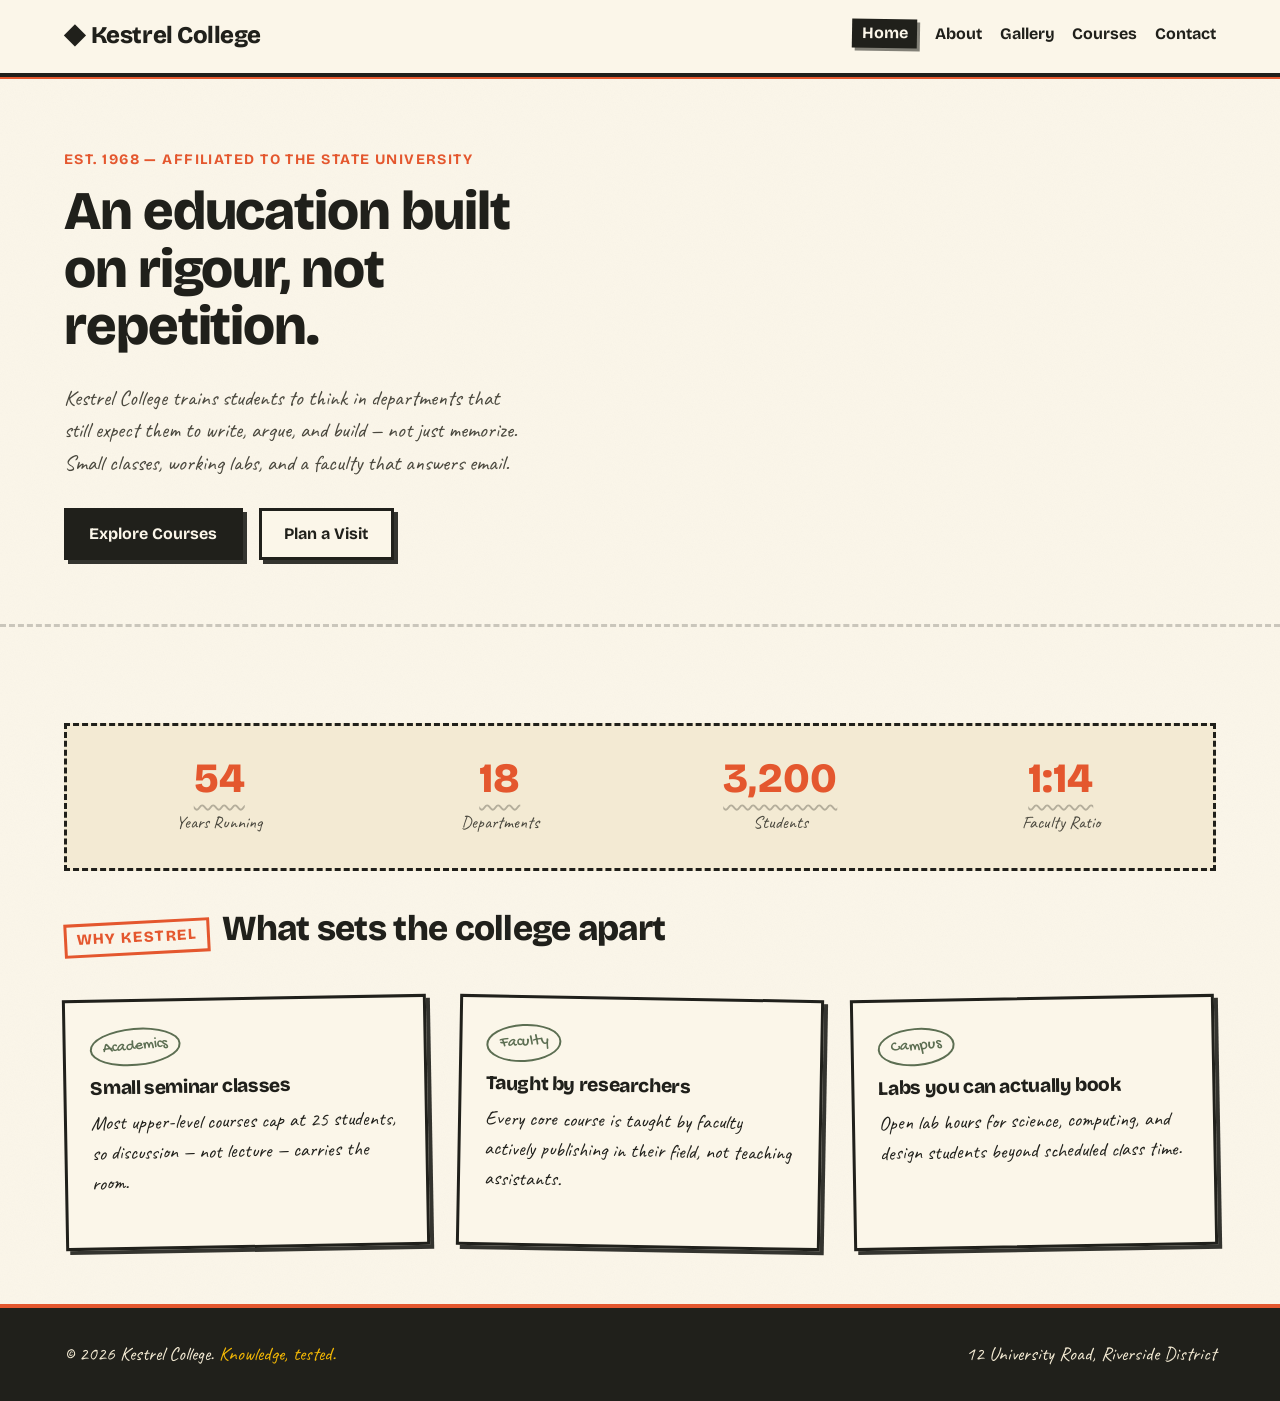
<file: index.html>
<!DOCTYPE html>
<html lang="en">
<head>
<meta charset="UTF-8">
<meta name="viewport" content="width=device-width, initial-scale=1.0">
<title>Kestrel College</title>
<link rel="stylesheet" href="style.css">
</head>
<body>

<header class="site-header">
  <a class="brand" href="index.html"><span class="mark">◆</span> Kestrel College</a>
  <nav class="main-nav">
    <ul>
      <li><a href="index.html" aria-current="page">Home</a></li>
      <li><a href="about.html">About</a></li>
      <li><a href="gallery.html">Gallery</a></li>
      <li><a href="courses.html">Courses</a></li>
      <li><a href="contact.html">Contact</a></li>
    </ul>
  </nav>
</header>

<section class="hero">
  <p class="eyebrow">Est. 1968 — Affiliated to the State University</p>
  <h1>An education built on rigour, not repetition.</h1>
  <p class="lede">Kestrel College trains students to think in departments that still expect them to write, argue, and build — not just memorize. Small classes, working labs, and a faculty that answers email.</p>
  <div class="hero-actions">
    <a class="btn btn-primary" href="courses.html">Explore Courses</a>
    <a class="btn btn-ghost" href="contact.html">Plan a Visit</a>
  </div>
</section>

<section>
  <div class="stat-row">
    <div class="stat"><div class="num">54</div><div class="label">Years Running</div></div>
    <div class="stat"><div class="num">18</div><div class="label">Departments</div></div>
    <div class="stat"><div class="num">3,200</div><div class="label">Students</div></div>
    <div class="stat"><div class="num">1:14</div><div class="label">Faculty Ratio</div></div>
  </div>

  <div class="section-title">
    <span class="num">Why Kestrel</span>
    <h2>What sets the college apart</h2>
  </div>
  <div class="grid">
    <div class="card">
      <span class="tag">Academics</span>
      <h3>Small seminar classes</h3>
      <p>Most upper-level courses cap at 25 students, so discussion — not lecture — carries the room.</p>
    </div>
    <div class="card">
      <span class="tag">Faculty</span>
      <h3>Taught by researchers</h3>
      <p>Every core course is taught by faculty actively publishing in their field, not teaching assistants.</p>
    </div>
    <div class="card">
      <span class="tag">Campus</span>
      <h3>Labs you can actually book</h3>
      <p>Open lab hours for science, computing, and design students beyond scheduled class time.</p>
    </div>
  </div>
</section>

<footer>
  <span>© 2026 Kestrel College. <span class="brass">Knowledge, tested.</span></span>
  <span>12 University Road, Riverside District</span>
</footer>

</body>
</html>
</file>
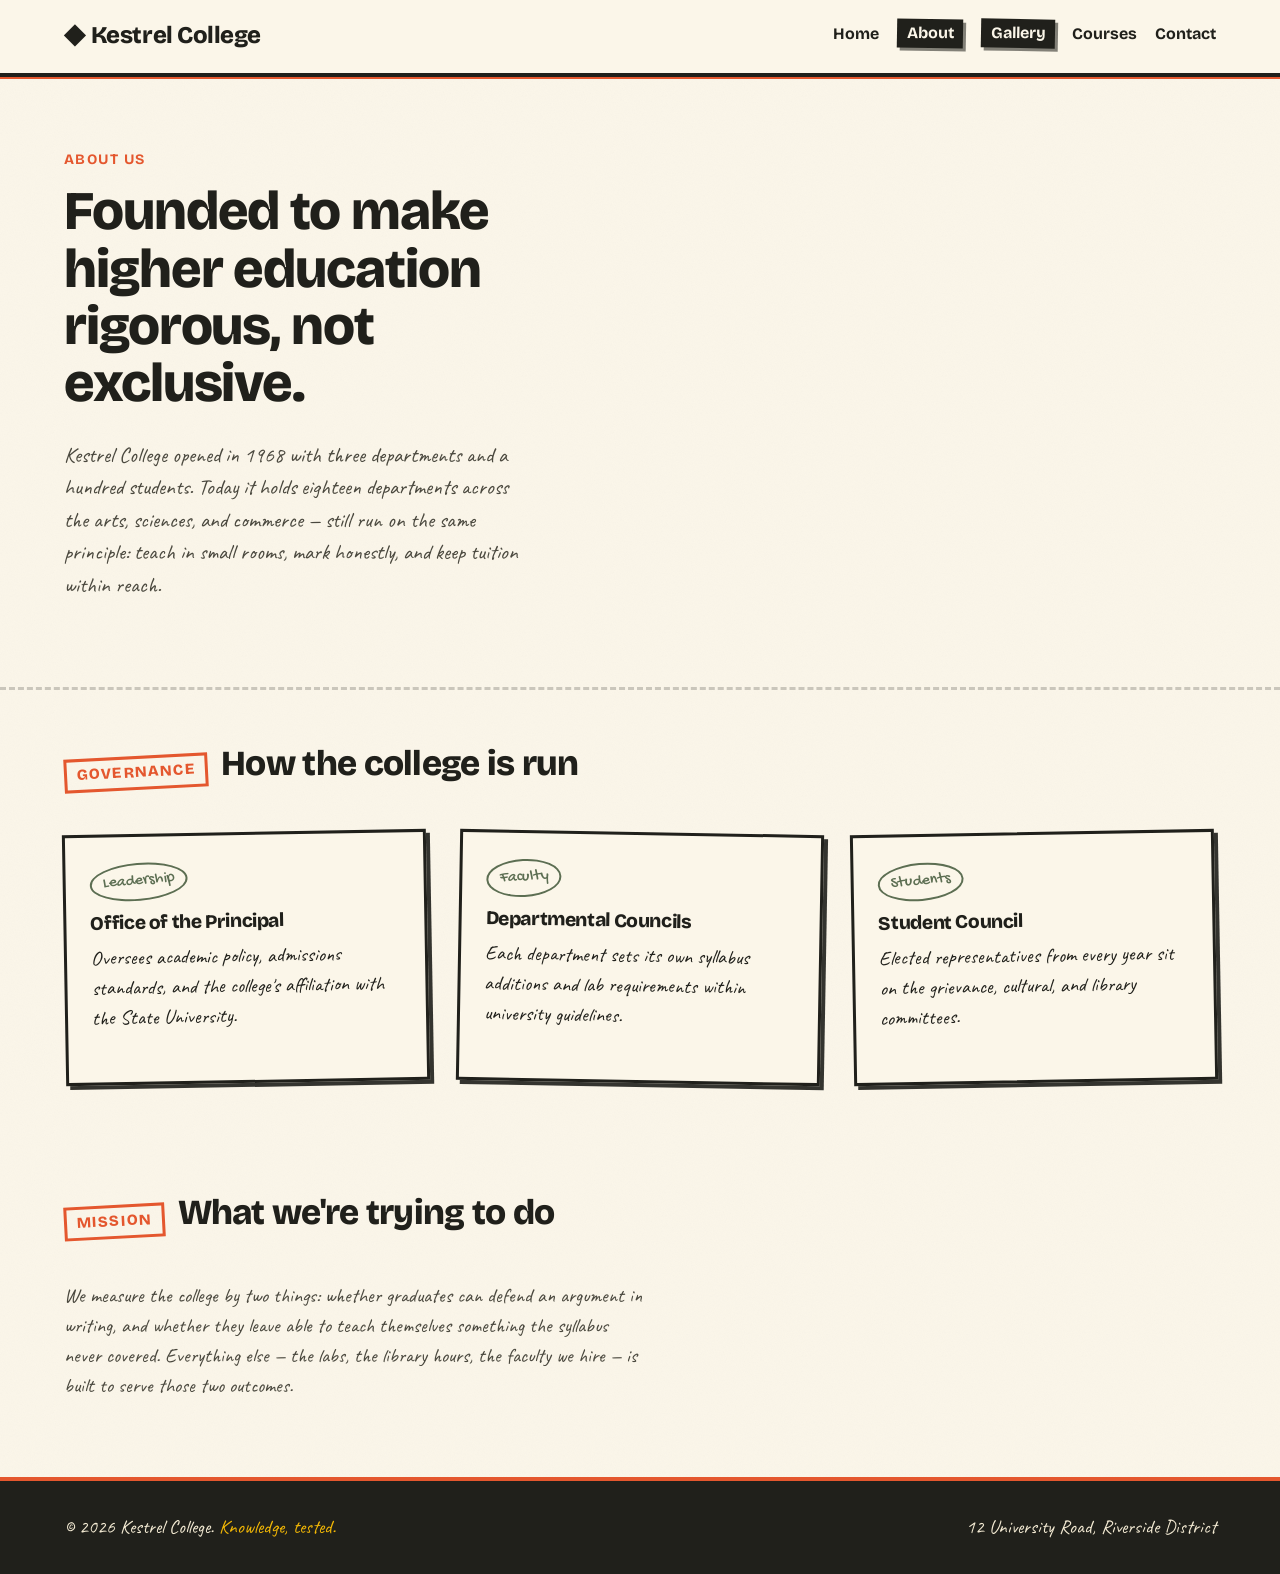
<file: about.html>
<!DOCTYPE html>
<html lang="en">
<head>
<meta charset="UTF-8">
<meta name="viewport" content="width=device-width, initial-scale=1.0">
<title>About — Kestrel College</title>
<link rel="stylesheet" href="style.css">
</head>
<body>

<header class="site-header">
  <a class="brand" href="index.html"><span class="mark">◆</span> Kestrel College</a>
  <nav class="main-nav">
    <ul>
      <li><a href="index.html">Home</a></li>
      <li><a href="about.html" aria-current="page">About</a></li>
      <li><a href="gallery.html" aria-current="page">Gallery</a></li>
      <li><a href="courses.html">Courses</a></li>
      <li><a href="contact.html">Contact</a></li>
    </ul>
  </nav>
</header>

<section class="hero">
  <p class="eyebrow">About Us</p>
  <h1>Founded to make higher education rigorous, not exclusive.</h1>
  <p class="lede">Kestrel College opened in 1968 with three departments and a hundred students. Today it holds eighteen departments across the arts, sciences, and commerce — still run on the same principle: teach in small rooms, mark honestly, and keep tuition within reach.</p>
</section>

<section>
  <div class="section-title">
    <span class="num">Governance</span>
    <h2>How the college is run</h2>
  </div>
  <div class="grid">
    <div class="card">
      <span class="tag">Leadership</span>
      <h3>Office of the Principal</h3>
      <p>Oversees academic policy, admissions standards, and the college's affiliation with the State University.</p>
    </div>
    <div class="card">
      <span class="tag">Faculty</span>
      <h3>Departmental Councils</h3>
      <p>Each department sets its own syllabus additions and lab requirements within university guidelines.</p>
    </div>
    <div class="card">
      <span class="tag">Students</span>
      <h3>Student Council</h3>
      <p>Elected representatives from every year sit on the grievance, cultural, and library committees.</p>
    </div>
  </div>
</section>

<section>
  <div class="section-title">
    <span class="num">Mission</span>
    <h2>What we're trying to do</h2>
  </div>
  <p style="max-width:65ch; color:var(--ink-soft);">
    We measure the college by two things: whether graduates can defend an argument in writing, and whether they leave able to teach themselves something the syllabus never covered. Everything else — the labs, the library hours, the faculty we hire — is built to serve those two outcomes.
  </p>
</section>

<footer>
  <span>© 2026 Kestrel College. <span class="brass">Knowledge, tested.</span></span>
  <span>12 University Road, Riverside District</span>
</footer>

</body>
</html>
</file>
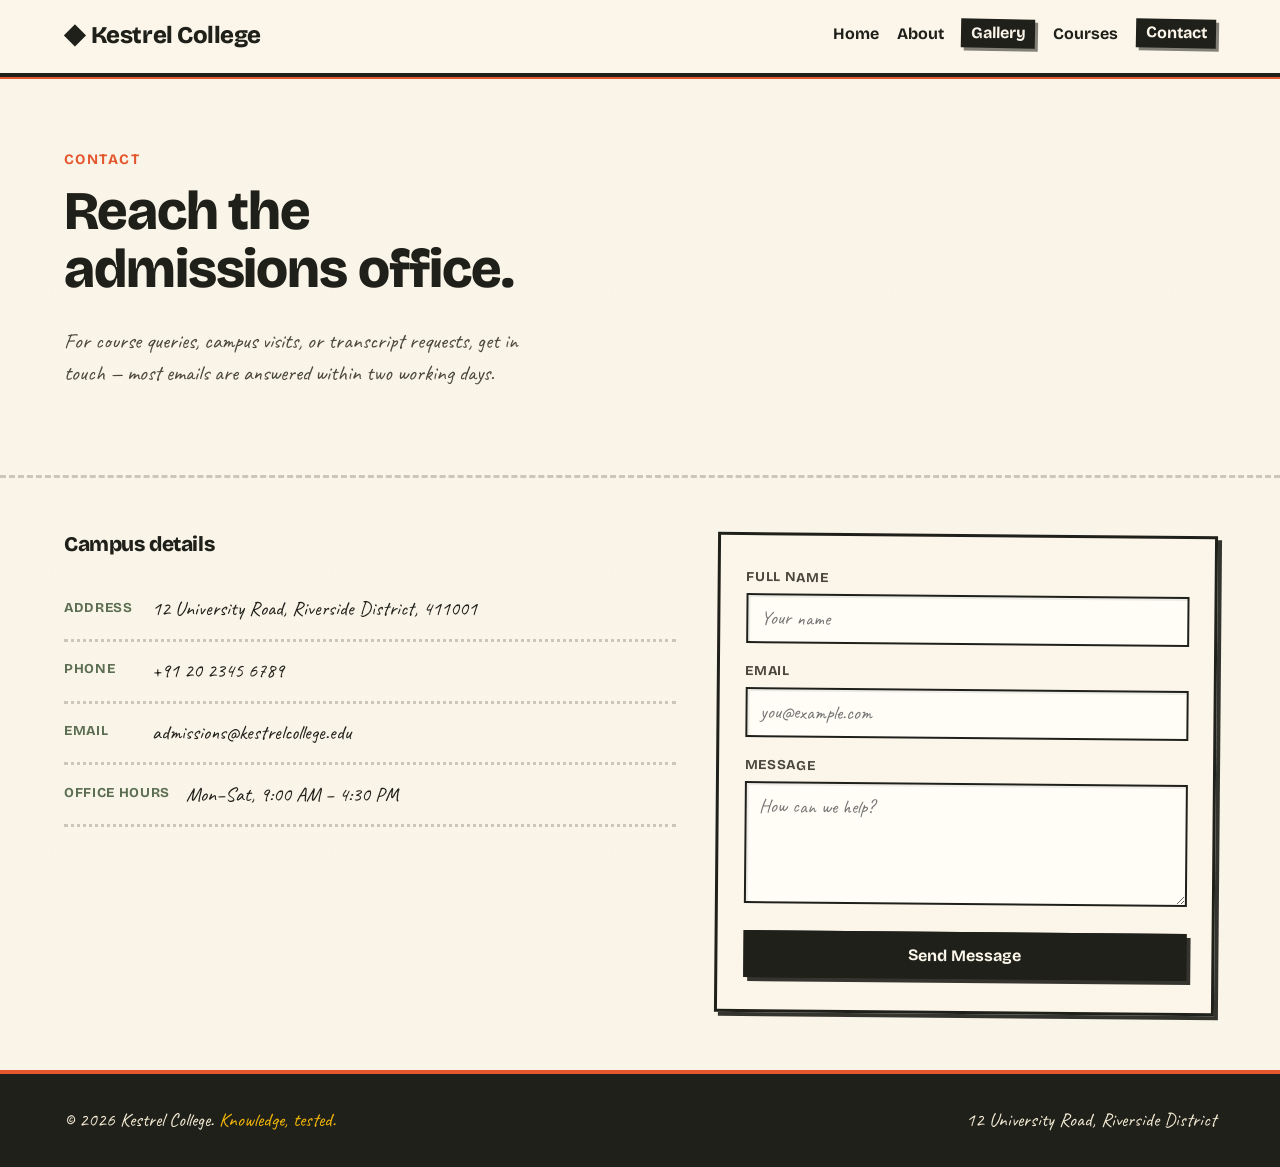
<file: contact.html>
<!DOCTYPE html>
<html lang="en">
<head>
<meta charset="UTF-8">
<meta name="viewport" content="width=device-width, initial-scale=1.0">
<title>Contact — Kestrel College</title>
<link rel="stylesheet" href="style.css">
</head>
<body>

<header class="site-header">
  <a class="brand" href="index.html"><span class="mark">◆</span> Kestrel College</a>
  <nav class="main-nav">
    <ul>
      <li><a href="index.html">Home</a></li>
      <li><a href="about.html">About</a></li>
      <li><a href="gallery.html" aria-current="page">Gallery</a></li>
      <li><a href="courses.html">Courses</a></li>
      <li><a href="contact.html" aria-current="page">Contact</a></li>
    </ul>
  </nav>
</header>

<section class="hero">
  <p class="eyebrow">Contact</p>
  <h1>Reach the admissions office.</h1>
  <p class="lede">For course queries, campus visits, or transcript requests, get in touch — most emails are answered within two working days.</p>
</section>

<section>
  <div class="contact-grid">
    <div>
      <h2 style="font-size:1.3rem;">Campus details</h2>
      <ul class="info-list">
        <li><span class="k">Address</span><span>12 University Road, Riverside District, 411001</span></li>
        <li><span class="k">Phone</span><span>+91 20 2345 6789</span></li>
        <li><span class="k">Email</span><span>admissions@kestrelcollege.edu</span></li>
        <li><span class="k">Office Hours</span><span>Mon–Sat, 9:00 AM – 4:30 PM</span></li>
      </ul>
    </div>
    <form class="contact-form" onsubmit="return false;">
      <div>
        <label for="name">Full name</label>
        <input id="name" type="text" placeholder="Your name">
      </div>
      <div>
        <label for="email">Email</label>
        <input id="email" type="email" placeholder="you@example.com">
      </div>
      <div>
        <label for="message">Message</label>
        <textarea id="message" rows="4" placeholder="How can we help?"></textarea>
      </div>
      <button class="btn btn-primary" type="submit">Send Message</button>
    </form>
  </div>
</section>

<footer>
  <span>© 2026 Kestrel College. <span class="brass">Knowledge, tested.</span></span>
  <span>12 University Road, Riverside District</span>
</footer>

</body>
</html>
</file>
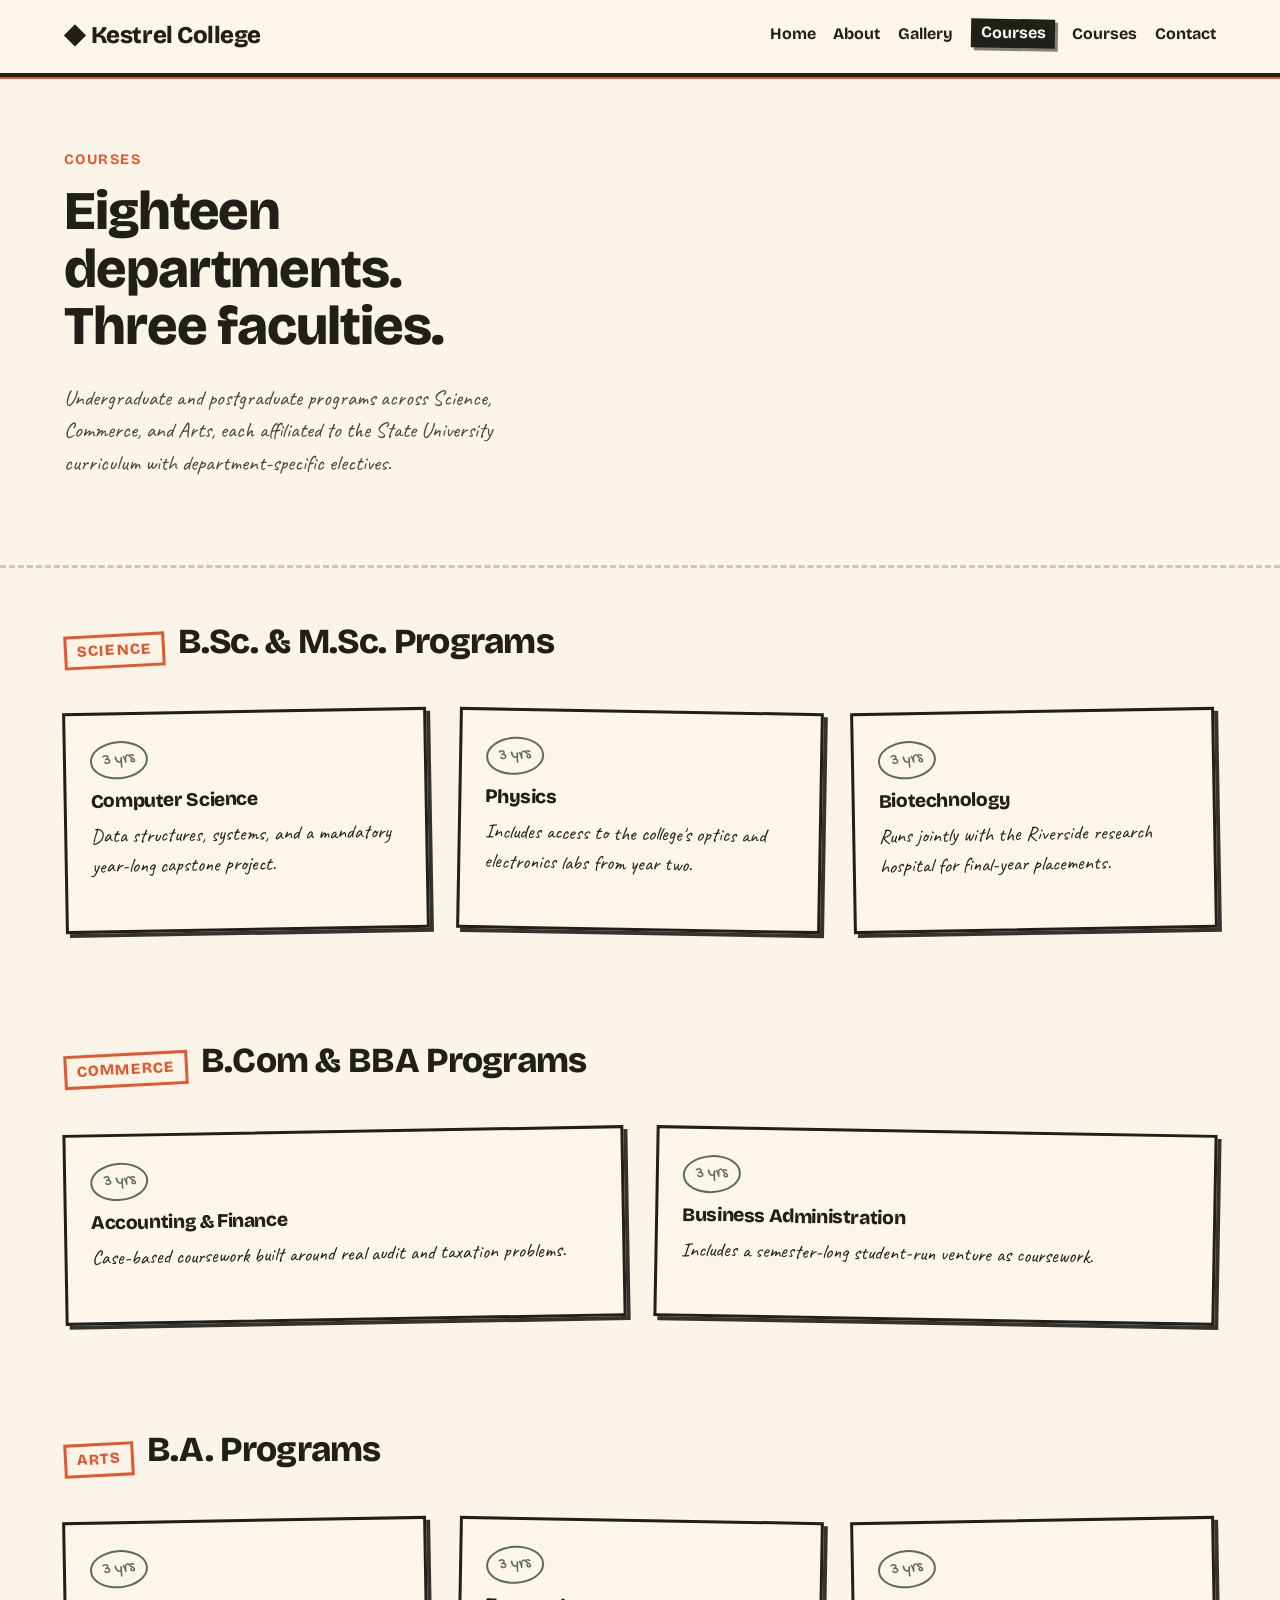
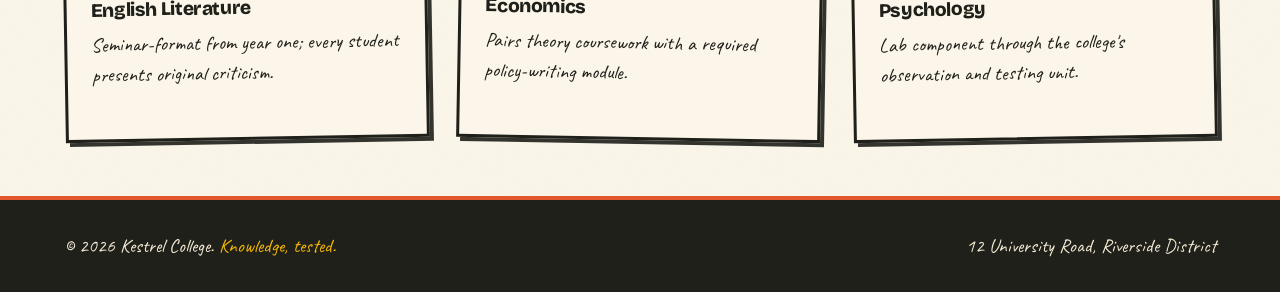
<file: courses.html>
<!DOCTYPE html>
<html lang="en">
<head>
<meta charset="UTF-8">
<meta name="viewport" content="width=device-width, initial-scale=1.0">
<title>Courses — Kestrel College</title>
<link rel="stylesheet" href="style.css">
</head>
<body>

<header class="site-header">
  <a class="brand" href="index.html"><span class="mark">◆</span> Kestrel College</a>
  <nav class="main-nav">
    <ul>
      <li><a href="index.html">Home</a></li>
      <li><a href="about.html">About</a></li>
      <li><a href="gallery.html">Gallery</a></li>
      <li><a href="courses.html" aria-current="page">Courses</a></li>
      <li><a href="courses.html">Courses</a></li>
      <li><a href="contact.html">Contact</a></li>
    </ul>
  </nav>
</header>

<section class="hero">
  <p class="eyebrow">Courses</p>
  <h1>Eighteen departments. Three faculties.</h1>
  <p class="lede">Undergraduate and postgraduate programs across Science, Commerce, and Arts, each affiliated to the State University curriculum with department-specific electives.</p>
</section>

<section>
  <div class="section-title">
    <span class="num">Science</span>
    <h2>B.Sc. &amp; M.Sc. Programs</h2>
  </div>
  <div class="grid">
    <div class="card"><span class="tag">3 yrs</span><h3>Computer Science</h3><p>Data structures, systems, and a mandatory year-long capstone project.</p></div>
    <div class="card"><span class="tag">3 yrs</span><h3>Physics</h3><p>Includes access to the college's optics and electronics labs from year two.</p></div>
    <div class="card"><span class="tag">3 yrs</span><h3>Biotechnology</h3><p>Runs jointly with the Riverside research hospital for final-year placements.</p></div>
  </div>
</section>

<section>
  <div class="section-title">
    <span class="num">Commerce</span>
    <h2>B.Com &amp; BBA Programs</h2>
  </div>
  <div class="grid">
    <div class="card"><span class="tag">3 yrs</span><h3>Accounting &amp; Finance</h3><p>Case-based coursework built around real audit and taxation problems.</p></div>
    <div class="card"><span class="tag">3 yrs</span><h3>Business Administration</h3><p>Includes a semester-long student-run venture as coursework.</p></div>
  </div>
</section>

<section>
  <div class="section-title">
    <span class="num">Arts</span>
    <h2>B.A. Programs</h2>
  </div>
  <div class="grid">
    <div class="card"><span class="tag">3 yrs</span><h3>English Literature</h3><p>Seminar-format from year one; every student presents original criticism.</p></div>
    <div class="card"><span class="tag">3 yrs</span><h3>Economics</h3><p>Pairs theory coursework with a required policy-writing module.</p></div>
    <div class="card"><span class="tag">3 yrs</span><h3>Psychology</h3><p>Lab component through the college's observation and testing unit.</p></div>
  </div>
</section>

<footer>
  <span>© 2026 Kestrel College. <span class="brass">Knowledge, tested.</span></span>
  <span>12 University Road, Riverside District</span>
</footer>

</body>
</html>
</file>
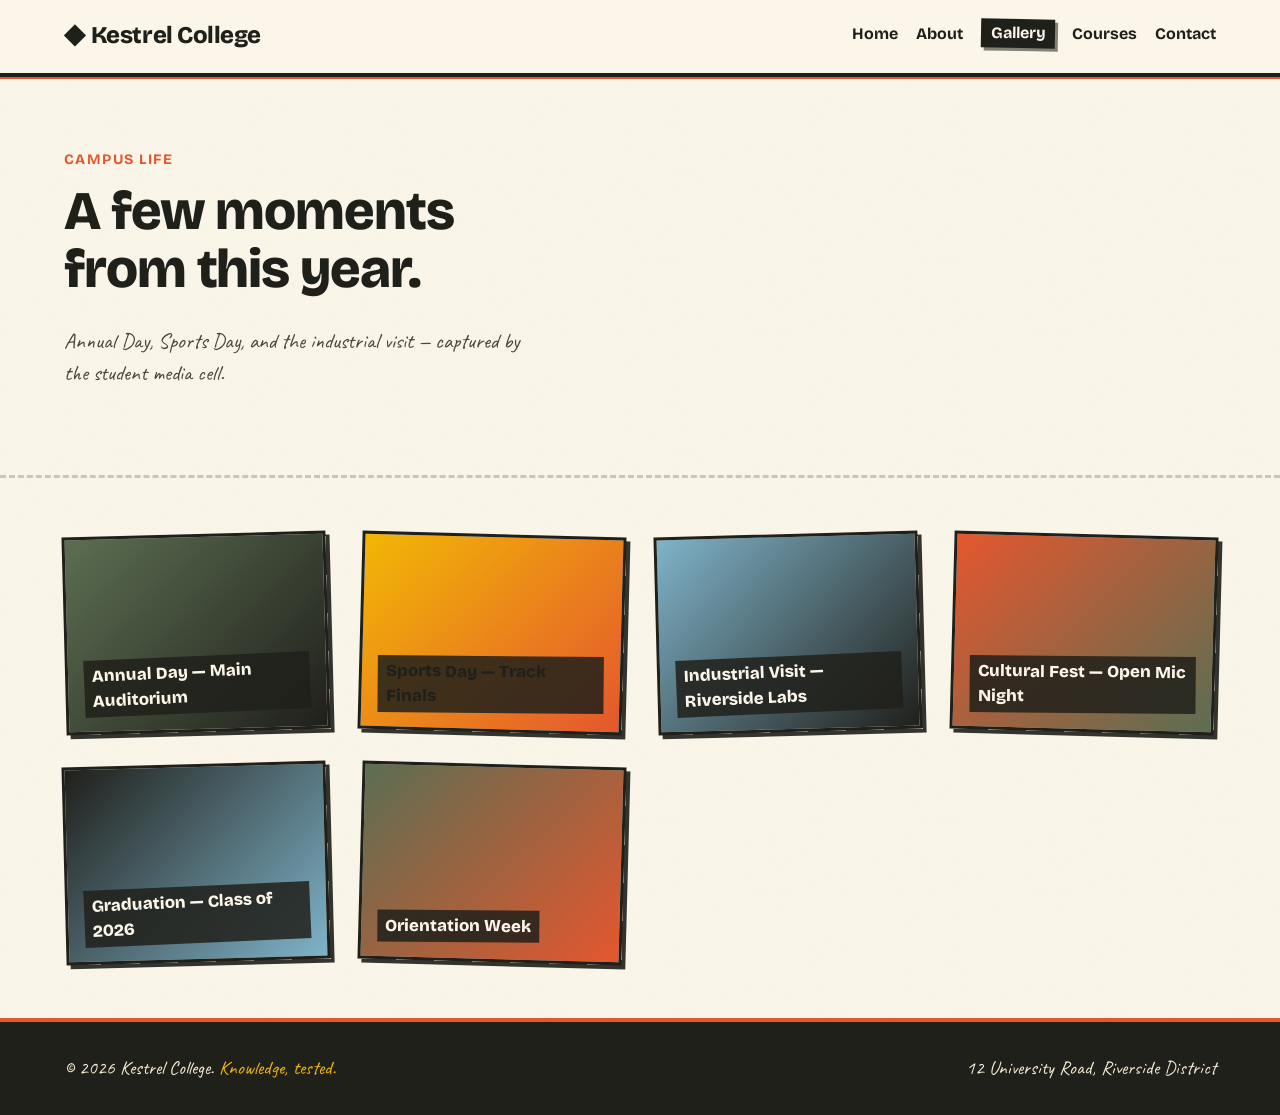
<file: gallery.html>
<!DOCTYPE html>
<html lang="en">
<head>
<meta charset="UTF-8">
<meta name="viewport" content="width=device-width, initial-scale=1.0">
<title>Gallery — Kestrel College</title>
<link rel="stylesheet" href="style.css">
</head>
<body>

<header class="site-header">
  <a class="brand" href="index.html"><span class="mark">◆</span> Kestrel College</a>
  <nav class="main-nav">
    <ul>
      <li><a href="index.html">Home</a></li>
      <li><a href="about.html">About</a></li>
      <li><a href="gallery.html" aria-current="page">Gallery</a></li>
      <li><a href="courses.html">Courses</a></li>
      <li><a href="contact.html">Contact</a></li>
    </ul>
  </nav>
</header>

<section class="hero">
  <p class="eyebrow">Campus Life</p>
  <h1>A few moments from this year.</h1>
  <p class="lede">Annual Day, Sports Day, and the industrial visit — captured by the student media cell.</p>
</section>

<section>
  <div class="gallery-grid">
    <div class="gallery-tile tile-1"><span>Annual Day — Main Auditorium</span></div>
    <div class="gallery-tile tile-2"><span>Sports Day — Track Finals</span></div>
    <div class="gallery-tile tile-3"><span>Industrial Visit — Riverside Labs</span></div>
    <div class="gallery-tile tile-4"><span>Cultural Fest — Open Mic Night</span></div>
    <div class="gallery-tile tile-5"><span>Graduation — Class of 2026</span></div>
    <div class="gallery-tile tile-6"><span>Orientation Week</span></div>
  </div>
</section>

<footer>
  <span>© 2026 Kestrel College. <span class="brass">Knowledge, tested.</span></span>
  <span>12 University Road, Riverside District</span>
</footer>

</body>
</html>
</file>
<file: style.css>
/* ============================================================
   Kestrel College — "Campus Zine" sketchbook editorial
   Hand-drawn, slightly imperfect, very much alive.
   ============================================================ */

@import url('https://fonts.googleapis.com/css2?family=Bricolage+Grotesque:opsz,wght@12..96,500;12..96,700;12..96,800&family=Gochi+Hand&family=Caveat:wght@600;700&display=swap');

:root {
  --paper: #FBF6E9;        /* warm pressed paper */
  --paper-2: #F3EAD3;      /* slightly darker paper pad */
  --ink: #20201B;          /* near-black ink */
  --ink-soft: #4A483E;
  --tomato: #E4572E;       /* punchy accent */
  --sun: #F2B705;          /* sticky-note yellow */
  --kestrel: #5C6E52;      /* kestrel green */
  --sky: #7FB3C9;          /* pen blue */
  --line: rgba(32,32,27,0.22);
  --shadow: 4px 4px 0 rgba(32,32,27,0.9);
  --shadow-lite: 3px 3px 0 rgba(32,32,27,0.55);
}

* { box-sizing: border-box; }

html { scroll-behavior: smooth; }

body {
  margin: 0;
  background:
    radial-gradient(circle at 15% 20%, rgba(242,183,5,0.10), transparent 40%),
    radial-gradient(circle at 85% 10%, rgba(228,87,46,0.08), transparent 40%),
    var(--paper);
  color: var(--ink);
  font-family: 'Caveat', 'Comic Sans MS', cursive;
  font-size: 1.25rem;
  line-height: 1.5;
  background-image: url('data:image/svg+xml;utf8,<svg xmlns="http://www.w3.org/2000/svg" width="140" height="140"><filter id="n"><feTurbulence type="fractalNoise" baseFrequency="0.9" numOctaves="2" stitchTiles="stitch"/><feColorMatrix type="saturate" values="0"/></filter><rect width="140" height="140" filter="url(%23n)" opacity="0.045"/></svg>');
  animation: grain 0.6s steps(3) infinite;
}

@keyframes grain {
  0% { background-position: 0 0; }
  50% { background-position: -40px 20px; }
  100% { background-position: 20px -40px; }
}

h1, h2, h3, .brand {
  font-family: 'Bricolage Grotesque', 'Arial Black', sans-serif;
  font-weight: 800;
  line-height: 1.05;
  letter-spacing: -0.02em;
  color: var(--ink);
  margin: 0 0 0.5em;
}

h1 { font-size: clamp(2rem, 6vw, 3.4rem); }
h2 { font-size: clamp(1.5rem, 4vw, 2.2rem); }
h3 { font-size: 1.25rem; }

p { margin: 0 0 1em; }

img { max-width: 100%; display: block; }
a { color: inherit; }

::selection { background: var(--sun); color: var(--ink); }

/* Hand-drawn underline / highlight helpers */
.u-hl {
  position: relative;
  display: inline-block;
  background: linear-gradient(transparent 62%, var(--sun) 62%, var(--sun) 92%, transparent 92%);
  padding: 0 0.1em;
}

.scrib {
  position: relative;
  display: inline-block;
}
.scrib::after {
  content: "";
  position: absolute;
  left: 0;
  right: 0;
  bottom: -0.08em;
  height: 0.4em;
  background: url('data:image/svg+xml;utf8,<svg xmlns="http://www.w3.org/2000/svg" viewBox="0 0 120 12"><path d="M2 8 C 20 3, 40 11, 60 6 S 100 3, 118 7" fill="none" stroke="%23E4572E" stroke-width="4" stroke-linecap="round"/></svg>');
  background-size: 120px 12px;
  background-repeat: repeat-x;
  opacity: 0.85;
}

.scrib--kestrel::after {
  background-image: url('data:image/svg+xml;utf8,<svg xmlns="http://www.w3.org/2000/svg" viewBox="0 0 120 12"><path d="M2 8 C 20 3, 40 11, 60 6 S 100 3, 118 7" fill="none" stroke="%235C6E52" stroke-width="4" stroke-linecap="round"/></svg>');
}

/* Sticky-note / washi-tape sticker */
.sticker {
  display: inline-block;
  background: var(--sun);
  color: var(--ink);
  font-family: 'Caveat', cursive;
  font-size: 1rem;
  padding: 0.15rem 0.7rem;
  transform: rotate(-2deg);
  box-shadow: var(--shadow-lite);
  position: relative;
}

.tape {
  position: relative;
}
.tape::before {
  content: "";
  position: absolute;
  top: -12px;
  left: 50%;
  transform: translateX(-50%) rotate(-2deg);
  width: 7rem;
  height: 1.35rem;
  background: rgba(244,219,150,0.72);
  border-left: 2px dashed rgba(32,32,27,0.15);
  border-right: 2px dashed rgba(32,32,27,0.15);
  box-shadow: 0 1px 2px rgba(0,0,0,0.08);
  z-index: 2;
}

/* Stamp / badge */
.stamp {
  display: inline-block;
  font-family: 'Bricolage Grotesque', sans-serif;
  font-weight: 800;
  font-size: 0.8rem;
  letter-spacing: 0.12em;
  text-transform: uppercase;
  color: var(--tomato);
  border: 3px double var(--tomato);
  padding: 0.2rem 0.7rem;
  transform: rotate(-4deg);
  border-radius: 6px;
  opacity: 0.85;
}

/* ---------- Header / nav ---------- */

.site-header {
  display: flex;
  align-items: center;
  justify-content: space-between;
  flex-wrap: wrap;
  gap: 0.5rem 1.5rem;
  padding: 1.1rem 5% 1.4rem;
  position: sticky;
  top: 0;
  z-index: 20;
  background: var(--paper);
  border-bottom: 4px solid var(--ink);
  box-shadow: 0 2px 0 var(--tomato);
}

.brand {
  display: flex;
  align-items: baseline;
  gap: 0.4rem;
  text-decoration: none;
  color: var(--ink);
  font-size: 1.5rem;
  margin: 0;
}

.brand .mark {
  font-size: 1.7rem;
}
.brand .mark-bird {
  color: var(--tomato);
  transform: rotate(-8deg);
  display: inline-block;
}

nav.main-nav ul {
  list-style: none;
  display: flex;
  flex-wrap: wrap;
  gap: 1.1rem;
  margin: 0;
  padding: 0;
}

nav.main-nav a {
  text-decoration: none;
  color: var(--ink);
  font-family: 'Bricolage Grotesque', sans-serif;
  font-weight: 700;
  font-size: 1rem;
  border-bottom: 3px solid transparent;
  padding-bottom: 2px;
  transition: transform 0.15s ease, border-color 0.15s ease, color 0.15s ease;
  display: inline-block;
}

nav.main-nav a:hover {
  transform: rotate(-2deg) translateY(-1px);
  border-bottom-color: var(--tomato);
}

nav.main-nav a[aria-current="page"] {
  background: var(--ink);
  color: var(--paper);
  padding: 0.15rem 0.6rem;
  border-bottom: none;
  transform: rotate(1deg);
  box-shadow: var(--shadow-lite);
}

/* ---------- Hero ---------- */

.hero {
  padding: 4.5rem 5% 4rem;
  position: relative;
  border-bottom: 3px dashed var(--line);
}

.hero .eyebrow {
  font-family: 'Bricolage Grotesque', sans-serif;
  font-weight: 700;
  font-size: 0.9rem;
  letter-spacing: 0.1em;
  text-transform: uppercase;
  color: var(--tomato);
  margin-bottom: 0.8rem;
}

.hero h1 { max-width: 14ch; }

.hero p.lede {
  max-width: 46ch;
  color: var(--ink-soft);
  font-size: 1.35rem;
}

.hero-actions {
  margin-top: 1.8rem;
  display: flex;
  flex-wrap: wrap;
  gap: 1rem;
}

/* Hand-drawn arrow doodle near hero */
.doodle-arrow {
  position: absolute;
  right: 7%;
  bottom: 5rem;
  font-size: 3rem;
  color: var(--tomato);
  transform: rotate(-12deg);
  opacity: 0.8;
  animation: bob 3s ease-in-out infinite;
}
@keyframes bob {
  0%,100% { transform: rotate(-12deg) translateY(0); }
  50% { transform: rotate(-12deg) translateY(-8px); }
}

/* ---------- Buttons ---------- */

.btn {
  display: inline-block;
  padding: 0.7rem 1.4rem;
  text-decoration: none;
  font-family: 'Bricolage Grotesque', sans-serif;
  font-weight: 700;
  font-size: 1rem;
  border: 3px solid var(--ink);
  box-shadow: var(--shadow);
  transition: transform 0.12s ease, box-shadow 0.12s ease, background 0.12s ease;
}

.btn:hover {
  transform: translate(2px, 2px);
  box-shadow: 2px 2px 0 var(--ink);
}

.btn:active { transform: translate(4px,4px); box-shadow: none; }

.btn-primary { background: var(--ink); color: var(--paper); }
.btn-primary:hover { background: var(--tomato); border-color: var(--tomato); box-shadow: 2px 2px 0 var(--tomato); }

.btn-ghost { background: var(--paper); color: var(--ink); }
.btn-ghost:hover { background: var(--sun); }

.btn-tomato { background: var(--tomato); color: var(--paper); border-color: var(--tomato); }
.btn-tomato:hover { background: var(--ink); border-color: var(--ink); box-shadow: 2px 2px 0 var(--ink); }

/* ---------- Sections ---------- */

section { padding: 3.5rem 5%; }

.section-title {
  display: flex;
  align-items: center;
  flex-wrap: wrap;
  gap: 0.8rem;
  margin-bottom: 2rem;
}

.section-title .num {
  font-family: 'Bricolage Grotesque', sans-serif;
  font-weight: 800;
  color: var(--tomato);
  font-size: 0.95rem;
  letter-spacing: 0.08em;
  text-transform: uppercase;
  border: 3px solid var(--tomato);
  padding: 0.15rem 0.6rem;
  transform: rotate(-3deg);
}

/* ---------- Cards ---------- */

.grid {
  display: grid;
  grid-template-columns: repeat(auto-fit, minmax(230px, 1fr));
  gap: 1.9rem;
}

.card {
  background: var(--paper);
  border: 3px solid var(--ink);
  box-shadow: var(--shadow);
  padding: 1.6rem 1.5rem 1.8rem;
  position: relative;
  transition: transform 0.15s ease, box-shadow 0.15s ease;
}

.card:nth-child(odd) { transform: rotate(-1deg); }
.card:nth-child(even) { transform: rotate(1deg); }

.card:hover { transform: rotate(0deg) translateY(-4px); box-shadow: 6px 6px 0 var(--ink); }

.card h3 { font-size: 1.2rem; }

.card .tag {
  display: inline-block;
  font-family: 'Gochi Hand', cursive;
  font-size: 1rem;
  color: var(--kestrel);
  border: 2px solid var(--kestrel);
  border-radius: 50%;
  padding: 0.3rem 0.7rem;
  transform: rotate(-4deg);
  margin-bottom: 0.8rem;
  background: var(--paper);
}

.card .pin {
  position: absolute;
  top: -10px;
  left: 50%;
  transform: translateX(-50%);
  width: 14px;
  height: 14px;
  border-radius: 50%;
  background: var(--tomato);
  box-shadow: inset -2px -2px 0 rgba(0,0,0,0.25), 0 2px 3px rgba(0,0,0,0.3);
}

/* ---------- Stats ---------- */

.stat-row {
  display: grid;
  grid-template-columns: repeat(auto-fit, minmax(150px, 1fr));
  gap: 1.5rem;
  border: 3px dashed var(--ink);
  padding: 2rem 1.5rem;
  margin: 2.5rem 0;
  background: var(--paper-2);
}

.stat {
  text-align: center;
  position: relative;
}

.stat .num {
  font-family: 'Bricolage Grotesque', sans-serif;
  font-weight: 800;
  font-size: 2.6rem;
  color: var(--tomato);
  display: block;
  line-height: 1;
  text-decoration: underline wavy rgba(32,32,27,0.3) 2px;
  text-underline-offset: 0.3em;
}

.stat .label {
  font-size: 1.1rem;
  color: var(--ink-soft);
  margin-top: 0.6rem;
  display: block;
}

/* ---------- Marquee ticker ---------- */

.marquee {
  background: var(--ink);
  color: var(--paper);
  border-top: 3px solid var(--sun);
  border-bottom: 3px solid var(--sun);
  overflow: hidden;
  white-space: nowrap;
  padding: 0.55rem 0;
  font-family: 'Bricolage Grotesque', sans-serif;
  font-weight: 700;
  font-size: 1rem;
  letter-spacing: 0.05em;
}

.marquee span {
  display: inline-block;
  padding-left: 100%;
  animation: ticker 22s linear infinite;
}
@keyframes ticker {
  0% { transform: translateX(0); }
  100% { transform: translateX(-100%); }
}

/* ---------- Gallery ---------- */

.gallery-grid {
  display: grid;
  grid-template-columns: repeat(auto-fit, minmax(230px, 1fr));
  gap: 2rem;
}

.gallery-tile {
  aspect-ratio: 4/3;
  border: 3px solid var(--ink);
  box-shadow: var(--shadow);
  display: flex;
  align-items: flex-end;
  padding: 1rem;
  color: var(--paper);
  font-family: 'Bricolage Grotesque', sans-serif;
  font-weight: 800;
  font-size: 1.05rem;
  position: relative;
  overflow: hidden;
  background-image: url('data:image/svg+xml;utf8,<svg xmlns="http://www.w3.org/2000/svg" width="100" height="100"><filter id="n"><feTurbulence type="fractalNoise" baseFrequency="0.8" numOctaves="2" stitchTiles="stitch"/><feColorMatrix type="saturate" values="0"/></filter><rect width="100" height="100" filter="url(%23n)" opacity="0.15"/></svg>');
}

.gallery-tile:nth-child(odd) { transform: rotate(-1.5deg); }
.gallery-tile:nth-child(even) { transform: rotate(1.5deg); }

.gallery-tile span {
  position: relative;
  z-index: 1;
  background: rgba(32,32,27,0.85);
  padding: 0.2rem 0.5rem;
  transform: rotate(-1deg);
}

.tile-1 { background: linear-gradient(135deg, #5C6E52, #20201B); }
.tile-2 { background: linear-gradient(135deg, #F2B705, #E4572E); color: var(--ink); }
.tile-3 { background: linear-gradient(135deg, #7FB3C9, #20201B); }
.tile-4 { background: linear-gradient(135deg, #E4572E, #5C6E52); }
.tile-5 { background: linear-gradient(135deg, #20201B, #7FB3C9); }
.tile-6 { background: linear-gradient(135deg, #5C6E52, #E4572E); }

.gallery-tile .tape-white {
  position: absolute;
  top: -2px;
  left: 50%;
  transform: translateX(-50%) rotate(2deg);
  width: 6rem;
  height: 1.2rem;
  background: rgba(251,246,233,0.75);
  z-index: 2;
}

/* ---------- Contact ---------- */

.contact-grid {
  display: grid;
  grid-template-columns: 1.1fr 0.9fr;
  gap: 2.5rem;
}

.info-list {
  list-style: none;
  padding: 0;
  margin: 1.5rem 0 0;
}

.info-list li {
  padding: 0.9rem 0;
  border-bottom: 3px dotted var(--line);
  display: flex;
  gap: 1rem;
  align-items: flex-start;
}

.info-list .k {
  min-width: 8ch;
  color: var(--kestrel);
  font-family: 'Bricolage Grotesque', sans-serif;
  font-weight: 700;
  font-size: 0.85rem;
  text-transform: uppercase;
  letter-spacing: 0.05em;
  padding-top: 0.2rem;
}

form.contact-form {
  display: grid;
  gap: 1.1rem;
  background: var(--paper);
  border: 3px solid var(--ink);
  box-shadow: var(--shadow);
  padding: 2rem 1.6rem;
  position: relative;
  transform: rotate(0.5deg);
}

form.contact-form label {
  font-family: 'Bricolage Grotesque', sans-serif;
  font-weight: 700;
  font-size: 0.85rem;
  text-transform: uppercase;
  letter-spacing: 0.05em;
  color: var(--ink-soft);
  display: block;
  margin-bottom: 0.35rem;
}

form.contact-form input,
form.contact-form textarea {
  width: 100%;
  padding: 0.7rem 0.8rem;
  border: 2px solid var(--ink);
  border-radius: 0;
  font-family: 'Caveat', cursive;
  font-size: 1.2rem;
  background: #FFFDF6;
  box-shadow: inset 2px 2px 0 rgba(32,32,27,0.08);
}

form.contact-form input:focus,
form.contact-form textarea:focus {
  outline: 3px solid var(--sun);
  outline-offset: 1px;
}

/* ---------- Footer ---------- */

footer {
  background: var(--ink);
  color: var(--paper-2);
  padding: 2rem 5%;
  font-family: 'Caveat', cursive;
  font-size: 1.2rem;
  display: flex;
  justify-content: space-between;
  flex-wrap: wrap;
  gap: 1rem;
  border-top: 4px solid var(--tomato);
}

footer .brass { color: var(--sun); }

/* ---------- Responsive ---------- */

@media (max-width: 720px) {
  .site-header { flex-direction: column; align-items: flex-start; }
  .contact-grid { grid-template-columns: 1fr; }
  .doodle-arrow { display: none; }
  .stat-row { grid-template-columns: repeat(2, 1fr); }
}
</file>
